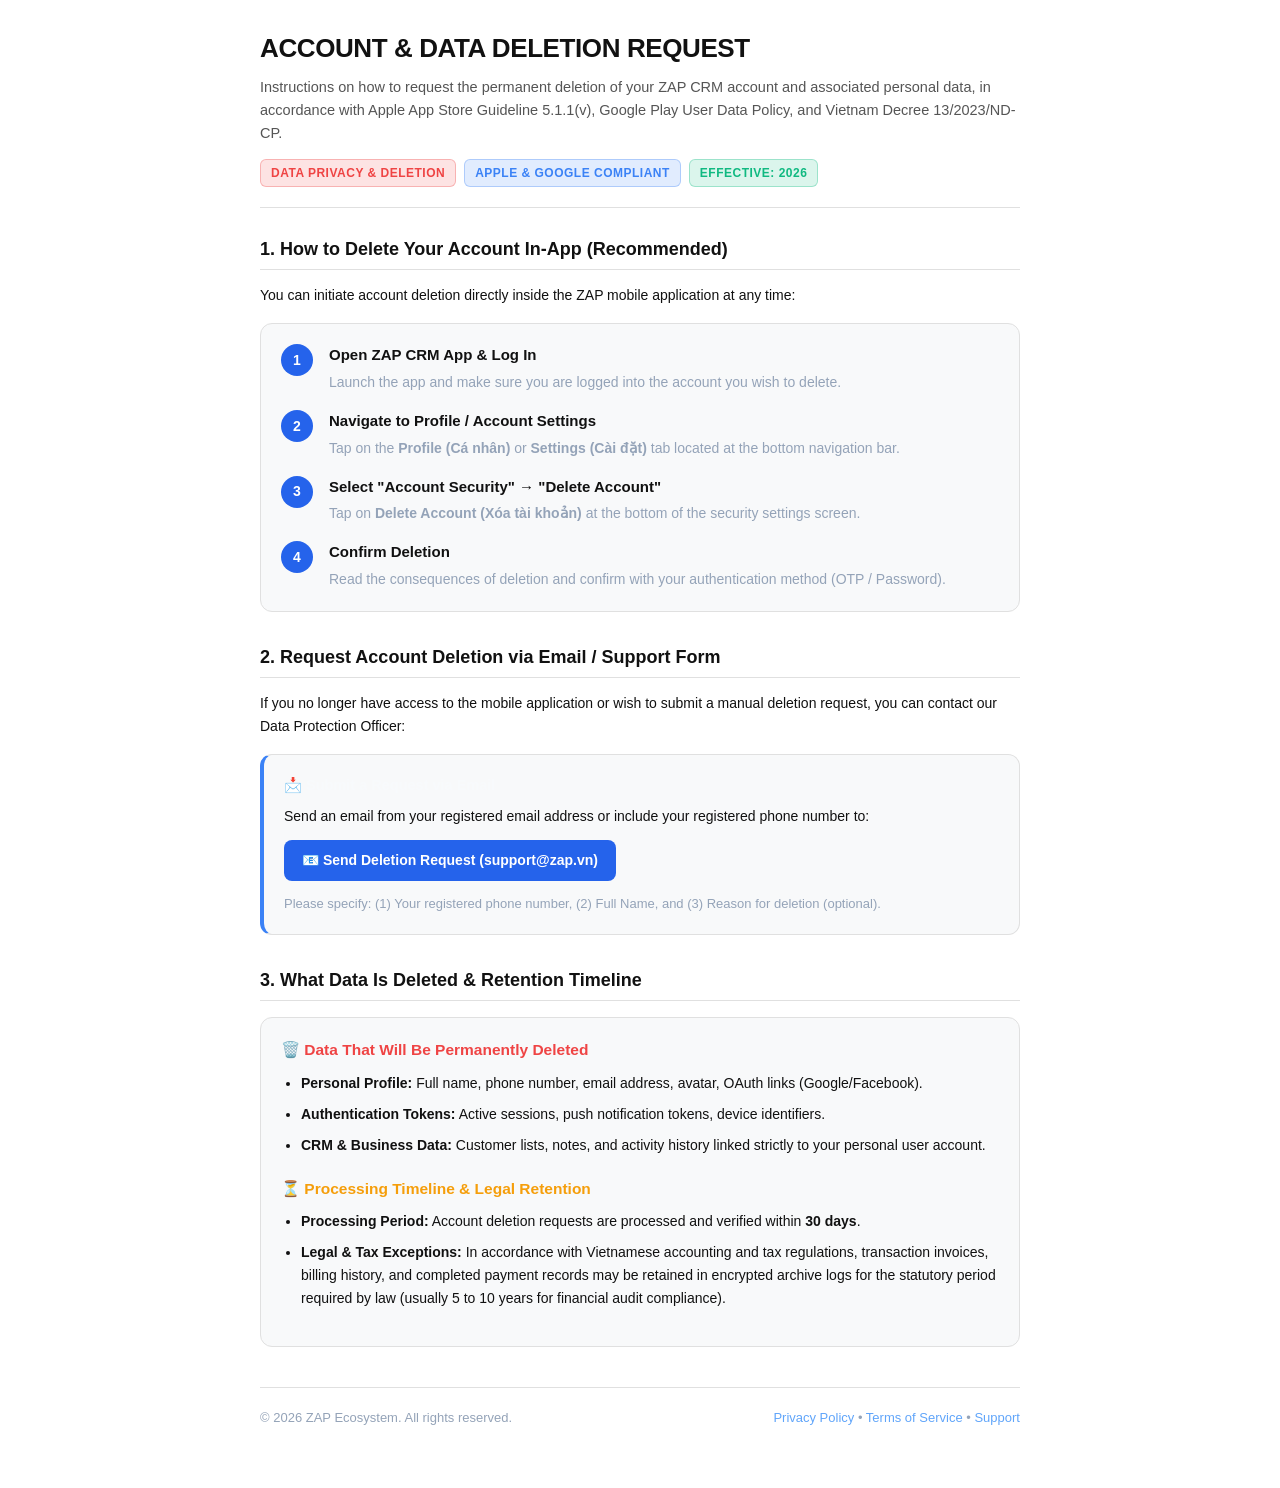
<file: delete-account.html>
<!DOCTYPE html>
<html lang="en">

<head>
  <meta charset="UTF-8">
  <meta name="viewport" content="width=device-width, initial-scale=1.0">
  <title>ZAP CRM - Account & Data Deletion Request</title>
  <meta name="description" content="Official Account and Data Deletion Procedure for ZAP CRM applications in compliance with Apple App Store & Google Play Store policies.">
  <link rel="stylesheet" href="/css/styles.css?v=1.0.3">
  <style>
    body {
      background: var(--bg-primary, #0f172a);
      color: var(--text-primary, #f8fafc);
      margin: 0;
      padding: 0;
      -webkit-font-smoothing: antialiased;
      font-family: -apple-system, BlinkMacSystemFont, "Segoe UI", Roboto, sans-serif;
    }
    .legal-container {
      max-width: 800px;
      margin: 0 auto;
      padding: 32px 20px 60px;
    }
    .legal-header {
      margin-bottom: 28px;
      border-bottom: 1px solid var(--border-color, #334155);
      padding-bottom: 20px;
    }
    .legal-title {
      font-size: 26px;
      font-weight: 800;
      color: var(--text-primary, #f8fafc);
      margin-bottom: 10px;
      line-height: 1.3;
      letter-spacing: -0.4px;
    }
    .legal-subtitle {
      font-size: 14.5px;
      color: var(--text-secondary, #94a3b8);
      line-height: 1.6;
    }
    .legal-badge-bar {
      display: flex;
      gap: 8px;
      margin-top: 14px;
      flex-wrap: wrap;
    }
    .g-badge {
      display: inline-flex;
      align-items: center;
      padding: 4px 10px;
      border-radius: 6px;
      font-size: 12px;
      font-weight: 600;
    }
    .legal-section {
      margin-bottom: 32px;
    }
    .legal-section-title {
      font-size: 18px;
      font-weight: 700;
      color: var(--text-primary, #f8fafc);
      margin-bottom: 14px;
      padding-bottom: 6px;
      border-bottom: 1px solid var(--border-color, #334155);
    }
    .legal-subsection-title {
      font-size: 15.5px;
      font-weight: 700;
      color: var(--text-primary, #f8fafc);
      margin: 20px 0 10px;
    }
    .legal-text {
      font-size: 14px;
      color: var(--text-primary, #f8fafc);
      line-height: 1.65;
      margin-bottom: 12px;
    }
    .legal-list {
      margin: 10px 0 16px 20px;
      color: var(--text-primary, #f8fafc);
      font-size: 14px;
      line-height: 1.65;
      padding-left: 0;
    }
    .legal-list li {
      margin-bottom: 8px;
    }
    .legal-card {
      background: var(--bg-secondary, #1e293b);
      border: 1px solid var(--border-color, #334155);
      border-radius: 12px;
      padding: 20px;
      margin: 16px 0;
    }
    .step-box {
      display: flex;
      gap: 16px;
      margin-bottom: 16px;
      align-items: flex-start;
    }
    .step-num {
      width: 32px;
      height: 32px;
      border-radius: 50%;
      background: #2563eb;
      color: #fff;
      font-weight: 700;
      display: flex;
      align-items: center;
      justify-content: center;
      flex-shrink: 0;
      font-size: 14px;
    }
    .step-content {
      flex: 1;
    }
    .step-title {
      font-weight: 700;
      font-size: 15px;
      margin-bottom: 4px;
      color: var(--text-primary, #f8fafc);
    }
    .nav-footer {
      margin-top: 40px;
      padding-top: 20px;
      border-top: 1px solid var(--border-color, #334155);
      font-size: 13px;
      color: #94a3b8;
      display: flex;
      justify-content: space-between;
      flex-wrap: wrap;
      gap: 10px;
    }
    .nav-footer a {
      color: #60a5fa;
      text-decoration: none;
    }
    .nav-footer a:hover {
      text-decoration: underline;
    }
  </style>
</head>

<body>
  <div class="legal-container">
    <div class="legal-header">
      <h1 class="legal-title">ACCOUNT &amp; DATA DELETION REQUEST</h1>
      <p class="legal-subtitle">
        Instructions on how to request the permanent deletion of your ZAP CRM account and associated personal data, in accordance with Apple App Store Guideline 5.1.1(v), Google Play User Data Policy, and Vietnam Decree 13/2023/ND-CP.
      </p>
      <div class="legal-badge-bar">
        <span class="g-badge" style="background: rgba(239, 68, 68, 0.15); color: #ef4444; border: 1px solid rgba(239, 68, 68, 0.3);">Data Privacy &amp; Deletion</span>
        <span class="g-badge" style="background: rgba(59, 130, 246, 0.15); color: #3b82f6; border: 1px solid rgba(59, 130, 246, 0.3);">Apple &amp; Google Compliant</span>
        <span class="g-badge" style="background: rgba(16, 185, 129, 0.15); color: #10b981; border: 1px solid rgba(16, 185, 129, 0.3);">Effective: 2026</span>
      </div>
    </div>

    <!-- PART 1: IN-APP DELETION -->
    <div class="legal-section">
      <h2 class="legal-section-title">1. How to Delete Your Account In-App (Recommended)</h2>
      <div class="legal-text">
        You can initiate account deletion directly inside the ZAP mobile application at any time:
      </div>

      <div class="legal-card">
        <div class="step-box">
          <div class="step-num">1</div>
          <div class="step-content">
            <div class="step-title">Open ZAP CRM App &amp; Log In</div>
            <div class="legal-text" style="margin: 0; color: #94a3b8;">Launch the app and make sure you are logged into the account you wish to delete.</div>
          </div>
        </div>

        <div class="step-box">
          <div class="step-num">2</div>
          <div class="step-content">
            <div class="step-title">Navigate to Profile / Account Settings</div>
            <div class="legal-text" style="margin: 0; color: #94a3b8;">Tap on the <strong>Profile (Cá nhân)</strong> or <strong>Settings (Cài đặt)</strong> tab located at the bottom navigation bar.</div>
          </div>
        </div>

        <div class="step-box">
          <div class="step-num">3</div>
          <div class="step-content">
            <div class="step-title">Select "Account Security" &rarr; "Delete Account"</div>
            <div class="legal-text" style="margin: 0; color: #94a3b8;">Tap on <strong>Delete Account (Xóa tài khoản)</strong> at the bottom of the security settings screen.</div>
          </div>
        </div>

        <div class="step-box" style="margin-bottom: 0;">
          <div class="step-num">4</div>
          <div class="step-content">
            <div class="step-title">Confirm Deletion</div>
            <div class="legal-text" style="margin: 0; color: #94a3b8;">Read the consequences of deletion and confirm with your authentication method (OTP / Password).</div>
          </div>
        </div>
      </div>
    </div>

    <!-- PART 2: WEB / EMAIL DELETION REQUEST -->
    <div class="legal-section">
      <h2 class="legal-section-title">2. Request Account Deletion via Email / Support Form</h2>
      <div class="legal-text">
        If you no longer have access to the mobile application or wish to submit a manual deletion request, you can contact our Data Protection Officer:
      </div>

      <div class="legal-card" style="border-left: 4px solid #3b82f6;">
        <div style="font-size: 14.5px; font-weight: 700; margin-bottom: 8px; color: #f8fafc;">📩 Submit a Request via Email</div>
        <div class="legal-text">
          Send an email from your registered email address or include your registered phone number to:
        </div>
        <div style="margin: 12px 0;">
          <a href="mailto:support@zap.vn?subject=Account%20Deletion%20Request%20-%20ZAP%20CRM" style="display: inline-block; background: #2563eb; color: #fff; padding: 10px 18px; border-radius: 8px; text-decoration: none; font-weight: 600; font-size: 14px;">
            📧 Send Deletion Request (support@zap.vn)
          </a>
        </div>
        <div class="legal-text" style="font-size: 13px; color: #94a3b8; margin: 0;">
          Please specify: (1) Your registered phone number, (2) Full Name, and (3) Reason for deletion (optional).
        </div>
      </div>
    </div>

    <!-- PART 3: DATA RETENTION & DELETION TIMELINE -->
    <div class="legal-section">
      <h2 class="legal-section-title">3. What Data Is Deleted &amp; Retention Timeline</h2>
      
      <div class="legal-card">
        <h3 class="legal-subsection-title" style="margin-top: 0; color: #ef4444;">🗑️ Data That Will Be Permanently Deleted</h3>
        <ul class="legal-list">
          <li><strong>Personal Profile:</strong> Full name, phone number, email address, avatar, OAuth links (Google/Facebook).</li>
          <li><strong>Authentication Tokens:</strong> Active sessions, push notification tokens, device identifiers.</li>
          <li><strong>CRM &amp; Business Data:</strong> Customer lists, notes, and activity history linked strictly to your personal user account.</li>
        </ul>

        <h3 class="legal-subsection-title" style="color: #f59e0b;">⏳ Processing Timeline &amp; Legal Retention</h3>
        <ul class="legal-list">
          <li><strong>Processing Period:</strong> Account deletion requests are processed and verified within <strong>30 days</strong>.</li>
          <li><strong>Legal &amp; Tax Exceptions:</strong> In accordance with Vietnamese accounting and tax regulations, transaction invoices, billing history, and completed payment records may be retained in encrypted archive logs for the statutory period required by law (usually 5 to 10 years for financial audit compliance).</li>
        </ul>
      </div>
    </div>

    <div class="nav-footer">
      <div>&copy; 2026 ZAP Ecosystem. All rights reserved.</div>
      <div>
        <a href="/privacy">Privacy Policy</a> &bull; 
        <a href="/terms">Terms of Service</a> &bull;
        <a href="mailto:support@zap.vn">Support</a>
      </div>
    </div>
  </div>
</body>

</html>
</file>
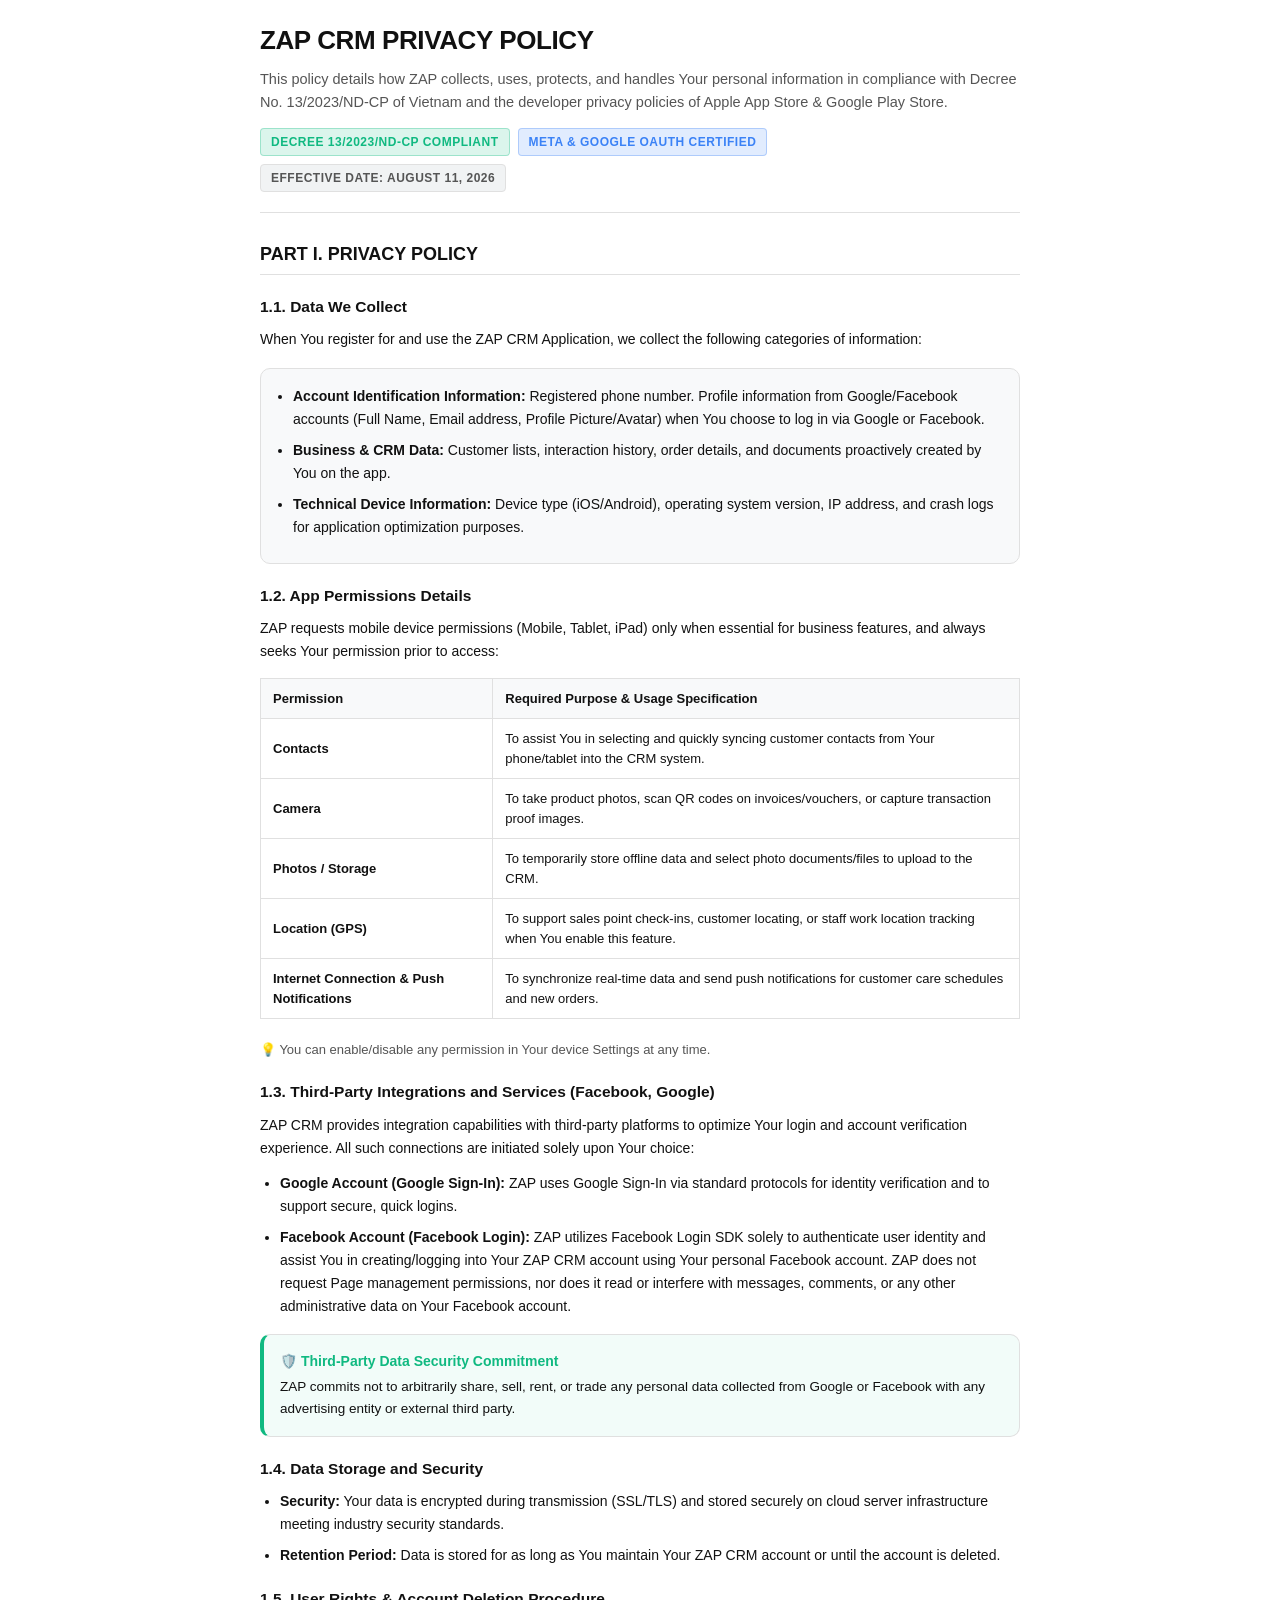
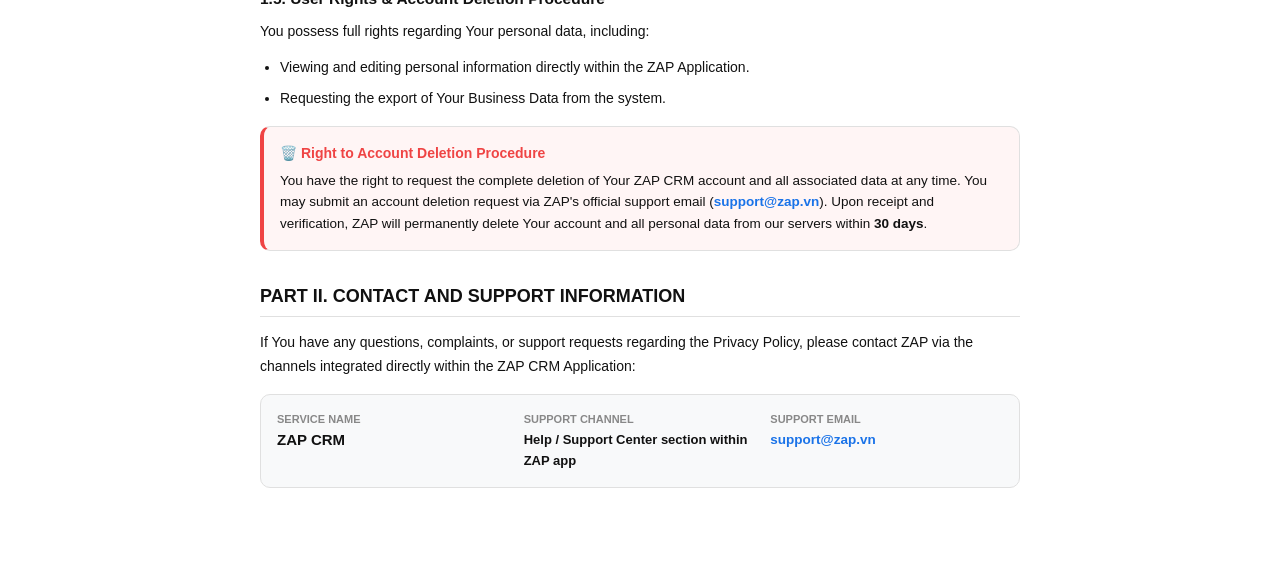
<file: privacy-policy.html>
<!DOCTYPE html>
<html lang="en">

<head>
  <meta charset="UTF-8">
  <meta name="viewport" content="width=device-width, initial-scale=1.0">
  <title>ZAP CRM Privacy Policy</title>
  <meta name="description" content="ZAP CRM Privacy Policy detailing data collection, app permissions, Facebook/Google OAuth integrations, Decree 13/2023/ND-CP compliance, and account deletion procedure.">
  <link rel="stylesheet" href="/css/styles.css?v=1.0.3">
  <style>
    body {
      background: var(--bg-primary);
      color: var(--text-primary);
      margin: 0;
      padding: 0;
      -webkit-font-smoothing: antialiased;
    }
    .legal-container {
      max-width: 800px;
      margin: 0 auto;
      padding: 24px 20px 50px;
    }
    .legal-header {
      margin-bottom: 28px;
      border-bottom: 1px solid var(--border-color);
      padding-bottom: 20px;
    }
    .legal-title {
      font-size: 26px;
      font-weight: 800;
      color: var(--text-primary);
      margin-bottom: 10px;
      line-height: 1.3;
      letter-spacing: -0.4px;
    }
    .legal-subtitle {
      font-size: 14.5px;
      color: var(--text-secondary);
      line-height: 1.6;
    }
    .legal-badge-bar {
      display: flex;
      gap: 8px;
      margin-top: 14px;
      flex-wrap: wrap;
    }
    .legal-section {
      margin-bottom: 32px;
    }
    .legal-section-title {
      font-size: 18px;
      font-weight: 700;
      color: var(--text-primary);
      margin-bottom: 14px;
      padding-bottom: 6px;
      border-bottom: 1px solid var(--border-color);
    }
    .legal-subsection-title {
      font-size: 15.5px;
      font-weight: 700;
      color: var(--text-primary);
      margin: 20px 0 10px;
    }
    .legal-text {
      font-size: 14px;
      color: var(--text-primary);
      line-height: 1.65;
      margin-bottom: 12px;
    }
    .legal-list {
      margin: 10px 0 16px 20px;
      color: var(--text-primary);
      font-size: 14px;
      line-height: 1.65;
      padding-left: 0;
    }
    .legal-list li {
      margin-bottom: 8px;
    }
    .legal-card {
      background: var(--bg-secondary);
      border: 1px solid var(--border-color);
      border-radius: 10px;
      padding: 16px;
      margin: 16px 0;
    }
    .perm-table {
      width: 100%;
      border-collapse: collapse;
      margin: 14px 0 20px;
      font-size: 13px;
    }
    .perm-table th, .perm-table td {
      padding: 10px 12px;
      border: 1px solid var(--border-color);
      text-align: left;
    }
    .perm-table th {
      background: var(--bg-secondary);
      color: var(--text-primary);
      font-weight: 700;
    }
    .perm-table td {
      color: var(--text-primary);
    }
  </style>
  <script>
    (function () {
      const savedTheme = localStorage.getItem('zap_doc_theme');
      if (savedTheme === 'dark' || (!savedTheme && window.matchMedia && window.matchMedia('(prefers-color-scheme: dark)').matches)) {
        document.documentElement.classList.add('dark-mode');
      }
    })();
  </script>
</head>

<body>
  <div class="legal-container">
    <div class="legal-header">
      <h1 class="legal-title">ZAP CRM PRIVACY POLICY</h1>
      <p class="legal-subtitle">
        This policy details how ZAP collects, uses, protects, and handles Your personal information in compliance with Decree No. 13/2023/ND-CP of Vietnam and the developer privacy policies of Apple App Store &amp; Google Play Store.
      </p>
      <div class="legal-badge-bar">
        <span class="g-badge" style="background: rgba(16, 185, 129, 0.15); color: #10b981; border: 1px solid rgba(16, 185, 129, 0.3);">Decree 13/2023/ND-CP Compliant</span>
        <span class="g-badge" style="background: rgba(59, 130, 246, 0.15); color: #3b82f6; border: 1px solid rgba(59, 130, 246, 0.3);">Meta &amp; Google OAuth Certified</span>
        <span class="g-badge" style="background: var(--bg-tertiary); color: var(--text-secondary); border: 1px solid var(--border-color);">Effective Date: August 11, 2026</span>
      </div>
    </div>

    <!-- PART I. PRIVACY POLICY -->
    <div class="legal-section">
      <h2 class="legal-section-title">PART I. PRIVACY POLICY</h2>

      <!-- 1.1. Data We Collect -->
      <h3 class="legal-subsection-title">1.1. Data We Collect</h3>
      <div class="legal-text">
        When You register for and use the ZAP CRM Application, we collect the following categories of information:
      </div>
      <div class="legal-card">
        <ul class="legal-list" style="margin: 0; padding-left: 16px;">
          <li><strong>Account Identification Information:</strong> Registered phone number. Profile information from Google/Facebook accounts (Full Name, Email address, Profile Picture/Avatar) when You choose to log in via Google or Facebook.</li>
          <li><strong>Business &amp; CRM Data:</strong> Customer lists, interaction history, order details, and documents proactively created by You on the app.</li>
          <li><strong>Technical Device Information:</strong> Device type (iOS/Android), operating system version, IP address, and crash logs for application optimization purposes.</li>
        </ul>
      </div>

      <!-- 1.2. App Permissions Details -->
      <h3 class="legal-subsection-title">1.2. App Permissions Details</h3>
      <div class="legal-text">
        ZAP requests mobile device permissions (Mobile, Tablet, iPad) only when essential for business features, and always seeks Your permission prior to access:
      </div>

      <table class="perm-table">
        <thead>
          <tr>
            <th>Permission</th>
            <th>Required Purpose &amp; Usage Specification</th>
          </tr>
        </thead>
        <tbody>
          <tr>
            <td><strong>Contacts</strong></td>
            <td>To assist You in selecting and quickly syncing customer contacts from Your phone/tablet into the CRM system.</td>
          </tr>
          <tr>
            <td><strong>Camera</strong></td>
            <td>To take product photos, scan QR codes on invoices/vouchers, or capture transaction proof images.</td>
          </tr>
          <tr>
            <td><strong>Photos / Storage</strong></td>
            <td>To temporarily store offline data and select photo documents/files to upload to the CRM.</td>
          </tr>
          <tr>
            <td><strong>Location (GPS)</strong></td>
            <td>To support sales point check-ins, customer locating, or staff work location tracking when You enable this feature.</td>
          </tr>
          <tr>
            <td><strong>Internet Connection &amp; Push Notifications</strong></td>
            <td>To synchronize real-time data and send push notifications for customer care schedules and new orders.</td>
          </tr>
        </tbody>
      </table>

      <div class="legal-text" style="font-size: 13px; color: var(--text-secondary);">
        💡 You can enable/disable any permission in Your device Settings at any time.
      </div>

      <!-- 1.3 Third-Party Integrations and Services -->
      <h3 class="legal-subsection-title">1.3. Third-Party Integrations and Services (Facebook, Google)</h3>
      <div class="legal-text">
        ZAP CRM provides integration capabilities with third-party platforms to optimize Your login and account verification experience. All such connections are initiated solely upon Your choice:
      </div>
      <ul class="legal-list">
        <li><strong>Google Account (Google Sign-In):</strong> ZAP uses Google Sign-In via standard protocols for identity verification and to support secure, quick logins.</li>
        <li><strong>Facebook Account (Facebook Login):</strong> ZAP utilizes Facebook Login SDK solely to authenticate user identity and assist You in creating/logging into Your ZAP CRM account using Your personal Facebook account. ZAP does not request Page management permissions, nor does it read or interfere with messages, comments, or any other administrative data on Your Facebook account.</li>
      </ul>

      <div class="legal-card" style="border-left: 4px solid #10b981; background: rgba(16, 185, 129, 0.05);">
        <strong style="color: #10b981; font-size: 14px; display: block; margin-bottom: 4px;">🛡️ Third-Party Data Security Commitment</strong>
        <div style="font-size: 13.5px; color: var(--text-primary); line-height: 1.6;">
          ZAP commits not to arbitrarily share, sell, rent, or trade any personal data collected from Google or Facebook with any advertising entity or external third party.
        </div>
      </div>

      <!-- 1.4. Data Storage and Security -->
      <h3 class="legal-subsection-title">1.4. Data Storage and Security</h3>
      <ul class="legal-list">
        <li><strong>Security:</strong> Your data is encrypted during transmission (SSL/TLS) and stored securely on cloud server infrastructure meeting industry security standards.</li>
        <li><strong>Retention Period:</strong> Data is stored for as long as You maintain Your ZAP CRM account or until the account is deleted.</li>
      </ul>

      <!-- 1.5. User Rights & Account Deletion Procedure -->
      <h3 class="legal-subsection-title">1.5. User Rights &amp; Account Deletion Procedure</h3>
      <div class="legal-text">
        You possess full rights regarding Your personal data, including:
      </div>
      <ul class="legal-list">
        <li>Viewing and editing personal information directly within the ZAP Application.</li>
        <li>Requesting the export of Your Business Data from the system.</li>
      </ul>

      <div class="legal-card" style="border-left: 4px solid #ef4444; background: rgba(239, 68, 68, 0.05);">
        <strong style="color: #ef4444; font-size: 14px; display: block; margin-bottom: 6px;">🗑️ Right to Account Deletion Procedure</strong>
        <div style="font-size: 13.5px; color: var(--text-primary); line-height: 1.6;">
          You have the right to request the complete deletion of Your ZAP CRM account and all associated data at any time. You may submit an account deletion request via ZAP's official support email (<a href="mailto:support@zap.vn" style="color: #1a73e8; font-weight: 700; text-decoration: none;">support@zap.vn</a>). Upon receipt and verification, ZAP will permanently delete Your account and all personal data from our servers within <strong>30 days</strong>.
        </div>
      </div>
    </div>

    <!-- PART II. CONTACT AND SUPPORT INFORMATION -->
    <div class="legal-section">
      <h2 class="legal-section-title">PART II. CONTACT AND SUPPORT INFORMATION</h2>
      <div class="legal-text">
        If You have any questions, complaints, or support requests regarding the Privacy Policy, please contact ZAP via the channels integrated directly within the ZAP CRM Application:
      </div>

      <div class="legal-card" style="display: grid; grid-template-columns: repeat(auto-fit, minmax(200px, 1fr)); gap: 14px;">
        <div>
          <div style="font-size: 11px; color: var(--text-muted); text-transform: uppercase; font-weight: 700; margin-bottom: 2px;">Service Name</div>
          <strong style="font-size: 15px; color: var(--text-primary);">ZAP CRM</strong>
        </div>
        <div>
          <div style="font-size: 11px; color: var(--text-muted); text-transform: uppercase; font-weight: 700; margin-bottom: 2px;">Support Channel</div>
          <span style="font-size: 13px; color: var(--text-primary); font-weight: 600;">Help / Support Center section within ZAP app</span>
        </div>
        <div>
          <div style="font-size: 11px; color: var(--text-muted); text-transform: uppercase; font-weight: 700; margin-bottom: 2px;">Support Email</div>
          <a href="mailto:support@zap.vn" style="font-size: 13.5px; color: #1a73e8; font-weight: 700; text-decoration: none;">support@zap.vn</a>
        </div>
      </div>
    </div>
  </div>
</body>

</html>
</file>
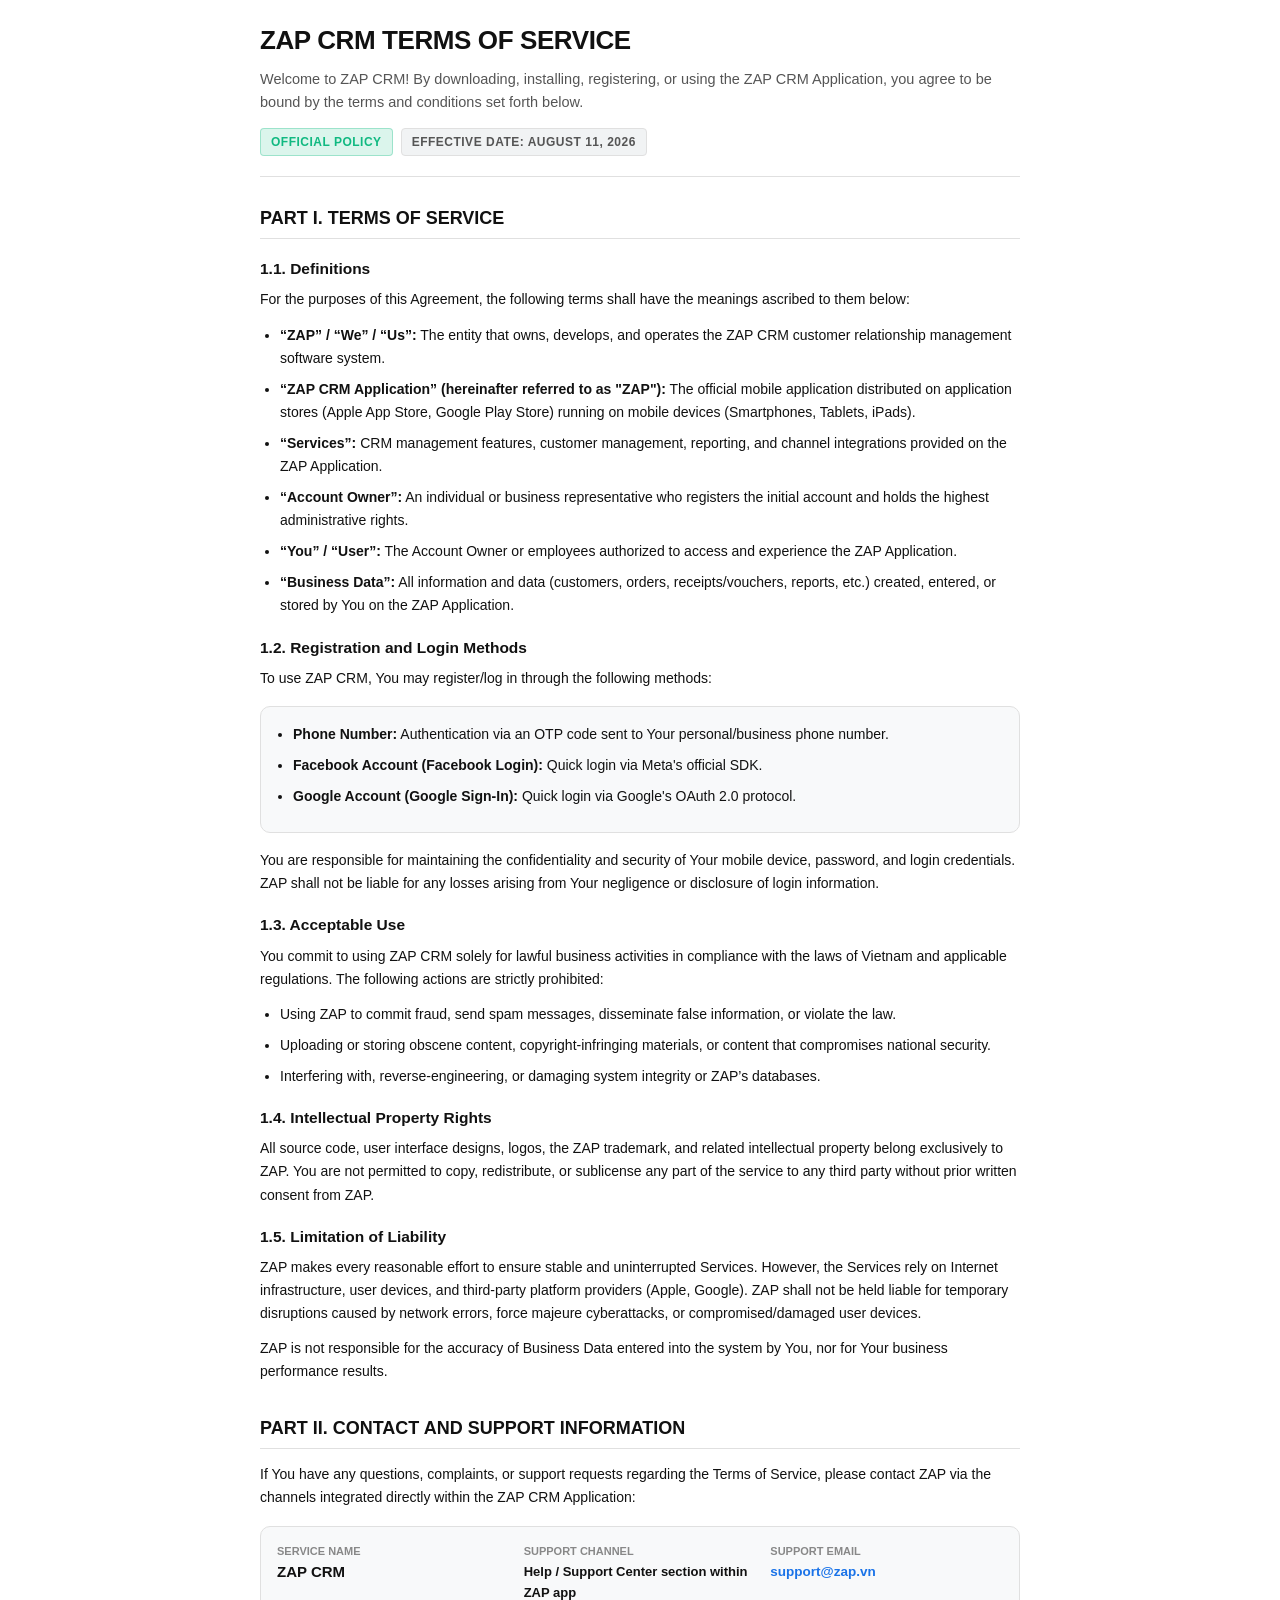
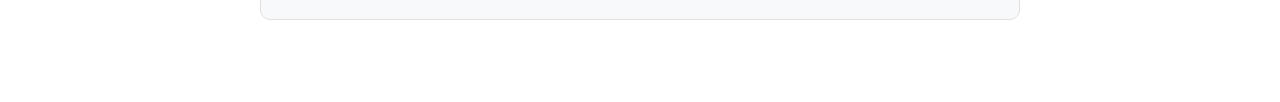
<file: terms-and-conditions.html>
<!DOCTYPE html>
<html lang="en">

<head>
  <meta charset="UTF-8">
  <meta name="viewport" content="width=device-width, initial-scale=1.0">
  <title>ZAP CRM Terms of Service</title>
  <meta name="description" content="ZAP CRM Terms of Service governing acceptable use, accounts, intellectual property, limitation of liability, and contact details.">
  <link rel="stylesheet" href="/css/styles.css?v=1.0.3">
  <style>
    body {
      background: var(--bg-primary);
      color: var(--text-primary);
      margin: 0;
      padding: 0;
      -webkit-font-smoothing: antialiased;
    }
    .legal-container {
      max-width: 800px;
      margin: 0 auto;
      padding: 24px 20px 50px;
    }
    .legal-header {
      margin-bottom: 28px;
      border-bottom: 1px solid var(--border-color);
      padding-bottom: 20px;
    }
    .legal-title {
      font-size: 26px;
      font-weight: 800;
      color: var(--text-primary);
      margin-bottom: 10px;
      line-height: 1.3;
      letter-spacing: -0.4px;
    }
    .legal-subtitle {
      font-size: 14.5px;
      color: var(--text-secondary);
      line-height: 1.6;
    }
    .legal-badge-bar {
      display: flex;
      gap: 8px;
      margin-top: 14px;
      flex-wrap: wrap;
    }
    .legal-section {
      margin-bottom: 32px;
    }
    .legal-section-title {
      font-size: 18px;
      font-weight: 700;
      color: var(--text-primary);
      margin-bottom: 14px;
      padding-bottom: 6px;
      border-bottom: 1px solid var(--border-color);
    }
    .legal-subsection-title {
      font-size: 15.5px;
      font-weight: 700;
      color: var(--text-primary);
      margin: 18px 0 8px;
    }
    .legal-text {
      font-size: 14px;
      color: var(--text-primary);
      line-height: 1.65;
      margin-bottom: 12px;
    }
    .legal-list {
      margin: 10px 0 16px 20px;
      color: var(--text-primary);
      font-size: 14px;
      line-height: 1.65;
      padding-left: 0;
    }
    .legal-list li {
      margin-bottom: 8px;
    }
    .legal-card {
      background: var(--bg-secondary);
      border: 1px solid var(--border-color);
      border-radius: 10px;
      padding: 16px;
      margin: 16px 0;
    }
  </style>
  <script>
    (function () {
      const savedTheme = localStorage.getItem('zap_doc_theme');
      if (savedTheme === 'dark' || (!savedTheme && window.matchMedia && window.matchMedia('(prefers-color-scheme: dark)').matches)) {
        document.documentElement.classList.add('dark-mode');
      }
    })();
  </script>
</head>

<body>
  <div class="legal-container">
    <div class="legal-header">
      <h1 class="legal-title">ZAP CRM TERMS OF SERVICE</h1>
      <p class="legal-subtitle">
        Welcome to ZAP CRM! By downloading, installing, registering, or using the ZAP CRM Application, you agree to be bound by the terms and conditions set forth below.
      </p>
      <div class="legal-badge-bar">
        <span class="g-badge" style="background: rgba(16, 185, 129, 0.15); color: #10b981; border: 1px solid rgba(16, 185, 129, 0.3);">Official Policy</span>
        <span class="g-badge" style="background: var(--bg-tertiary); color: var(--text-secondary); border: 1px solid var(--border-color);">Effective Date: August 11, 2026</span>
      </div>
    </div>

    <!-- PART I. TERMS OF SERVICE -->
    <div class="legal-section">
      <h2 class="legal-section-title">PART I. TERMS OF SERVICE</h2>

      <!-- 1.1 Definitions -->
      <h3 class="legal-subsection-title">1.1. Definitions</h3>
      <div class="legal-text">
        For the purposes of this Agreement, the following terms shall have the meanings ascribed to them below:
      </div>
      <ul class="legal-list">
        <li><strong>“ZAP” / “We” / “Us”:</strong> The entity that owns, develops, and operates the ZAP CRM customer relationship management software system.</li>
        <li><strong>“ZAP CRM Application” (hereinafter referred to as "ZAP"):</strong> The official mobile application distributed on application stores (Apple App Store, Google Play Store) running on mobile devices (Smartphones, Tablets, iPads).</li>
        <li><strong>“Services”:</strong> CRM management features, customer management, reporting, and channel integrations provided on the ZAP Application.</li>
        <li><strong>“Account Owner”:</strong> An individual or business representative who registers the initial account and holds the highest administrative rights.</li>
        <li><strong>“You” / “User”:</strong> The Account Owner or employees authorized to access and experience the ZAP Application.</li>
        <li><strong>“Business Data”:</strong> All information and data (customers, orders, receipts/vouchers, reports, etc.) created, entered, or stored by You on the ZAP Application.</li>
      </ul>

      <!-- 1.2 Registration and Login Methods -->
      <h3 class="legal-subsection-title">1.2. Registration and Login Methods</h3>
      <div class="legal-text">
        To use ZAP CRM, You may register/log in through the following methods:
      </div>
      <div class="legal-card">
        <ul class="legal-list" style="margin: 0; padding-left: 16px;">
          <li><strong>Phone Number:</strong> Authentication via an OTP code sent to Your personal/business phone number.</li>
          <li><strong>Facebook Account (Facebook Login):</strong> Quick login via Meta's official SDK.</li>
          <li><strong>Google Account (Google Sign-In):</strong> Quick login via Google's OAuth 2.0 protocol.</li>
        </ul>
      </div>
      <div class="legal-text">
        You are responsible for maintaining the confidentiality and security of Your mobile device, password, and login credentials. ZAP shall not be liable for any losses arising from Your negligence or disclosure of login information.
      </div>

      <!-- 1.3 Acceptable Use -->
      <h3 class="legal-subsection-title">1.3. Acceptable Use</h3>
      <div class="legal-text">
        You commit to using ZAP CRM solely for lawful business activities in compliance with the laws of Vietnam and applicable regulations. The following actions are strictly prohibited:
      </div>
      <ul class="legal-list">
        <li>Using ZAP to commit fraud, send spam messages, disseminate false information, or violate the law.</li>
        <li>Uploading or storing obscene content, copyright-infringing materials, or content that compromises national security.</li>
        <li>Interfering with, reverse-engineering, or damaging system integrity or ZAP’s databases.</li>
      </ul>

      <!-- 1.4 Intellectual Property Rights -->
      <h3 class="legal-subsection-title">1.4. Intellectual Property Rights</h3>
      <div class="legal-text">
        All source code, user interface designs, logos, the ZAP trademark, and related intellectual property belong exclusively to ZAP. You are not permitted to copy, redistribute, or sublicense any part of the service to any third party without prior written consent from ZAP.
      </div>

      <!-- 1.5 Limitation of Liability -->
      <h3 class="legal-subsection-title">1.5. Limitation of Liability</h3>
      <div class="legal-text">
        ZAP makes every reasonable effort to ensure stable and uninterrupted Services. However, the Services rely on Internet infrastructure, user devices, and third-party platform providers (Apple, Google). ZAP shall not be held liable for temporary disruptions caused by network errors, force majeure cyberattacks, or compromised/damaged user devices.
      </div>
      <div class="legal-text">
        ZAP is not responsible for the accuracy of Business Data entered into the system by You, nor for Your business performance results.
      </div>
    </div>

    <!-- PART II. CONTACT AND SUPPORT INFORMATION -->
    <div class="legal-section">
      <h2 class="legal-section-title">PART II. CONTACT AND SUPPORT INFORMATION</h2>
      <div class="legal-text">
        If You have any questions, complaints, or support requests regarding the Terms of Service, please contact ZAP via the channels integrated directly within the ZAP CRM Application:
      </div>

      <div class="legal-card" style="display: grid; grid-template-columns: repeat(auto-fit, minmax(200px, 1fr)); gap: 14px;">
        <div>
          <div style="font-size: 11px; color: var(--text-muted); text-transform: uppercase; font-weight: 700; margin-bottom: 2px;">Service Name</div>
          <strong style="font-size: 15px; color: var(--text-primary);">ZAP CRM</strong>
        </div>
        <div>
          <div style="font-size: 11px; color: var(--text-muted); text-transform: uppercase; font-weight: 700; margin-bottom: 2px;">Support Channel</div>
          <span style="font-size: 13px; color: var(--text-primary); font-weight: 600;">Help / Support Center section within ZAP app</span>
        </div>
        <div>
          <div style="font-size: 11px; color: var(--text-muted); text-transform: uppercase; font-weight: 700; margin-bottom: 2px;">Support Email</div>
          <a href="mailto:support@zap.vn" style="font-size: 13.5px; color: #1a73e8; font-weight: 700; text-decoration: none;">support@zap.vn</a>
        </div>
      </div>
    </div>
  </div>
</body>

</html>
</file>
<file: css/styles.css>
:root {
  color-scheme: light dark;
  --font-family: -apple-system, BlinkMacSystemFont, "Segoe UI", Roboto, Oxygen, Ubuntu, Cantarell, "Google Sans", sans-serif;

  /* Minimalist Monochrome Light Theme */
  --bg-primary: #ffffff;
  --bg-secondary: #f8f9fa;
  --bg-tertiary: #f1f3f4;
  --border-color: #e0e0e0;

  --text-primary: #111111;
  --text-secondary: #555555;
  --text-muted: #888888;

  /* Pure Black Accent for Light Mode */
  --accent-color: #111111;
  --accent-bg: #111111;
  --accent-text: #ffffff;
  --accent-hover: #333333;
  --accent-light: #f1f3f4;
  --svg-banner-bg: #111111;
  --svg-banner-text: #ffffff;

  /* OpenAPI Standard Method Badge Tokens (Clean Subtle Monochrome Tones) */
  --method-get-bg: #e6f4ea;
  --method-get-text: #137333;
  --method-post-bg: #e8f0fe;
  --method-post-text: #1a73e8;
  --method-put-bg: #fef7e0;
  --method-put-text: #b06000;
  --method-delete-bg: #fce8e6;
  --method-delete-text: #c5221f;

  --sidebar-width: 280px;
  --header-height: 64px;
}

/* Minimalist Monochrome Dark Theme */
body.dark-mode {
  color-scheme: dark;
  --bg-primary: #121212;
  --bg-secondary: #1e1e1e;
  --bg-tertiary: #2a2a2a;
  --border-color: #333333;

  --text-primary: #ffffff;
  --text-secondary: #aaaaaa;
  --text-muted: #777777;

  /* Pure White Accent for Dark Mode */
  --accent-color: #e5e7eb;
  --accent-bg: #374151;
  --accent-text: #f9fafb;
  --accent-hover: #dddddd;
  --accent-light: #2a2a2a;
  --svg-banner-bg: #374151;
  --svg-banner-text: #ffffff;

  --method-get-bg: rgba(52, 168, 83, 0.2);
  --method-get-text: #81c995;
  --method-post-bg: rgba(26, 115, 232, 0.2);
  --method-post-text: #8ab4f8;
  --method-put-bg: rgba(251, 188, 4, 0.2);
  --method-put-text: #fde293;
  --method-delete-bg: rgba(234, 67, 53, 0.2);
  --method-delete-text: #f28b82;
}

/* Reset & Base Styles */
.g-doc-section {
  display: none;
}
.g-doc-section.active-section {
  display: block;
}
* {
  box-sizing: border-box;
  margin: 0;
  padding: 0;
}

html, body {
  -webkit-text-size-adjust: none;
  text-size-adjust: none;
}

body {
  font-family: var(--font-family);
  background-color: var(--bg-primary);
  color: var(--text-primary);
  line-height: 1.5;
  font-size: 14px;
  -webkit-font-smoothing: antialiased;
  transition: background-color 0.2s ease, color 0.2s ease;
}

/* Header Navbar */
.g-header {
  position: fixed;
  top: 0;
  left: 0;
  right: 0;
  height: var(--header-height);
  background-color: var(--bg-primary);
  border-bottom: 1px solid var(--border-color);
  display: flex;
  align-items: center;
  justify-content: space-between;
  padding: 0 24px;
  z-index: 1000;
}

.g-brand {
  display: flex;
  align-items: center;
  gap: 12px;
  text-decoration: none;
}

.g-logo-img {
  height: 28px !important;
  width: auto !important;
  max-width: 120px !important;
  object-fit: contain;
  display: block;
}

.g-title {
  font-size: 20px;
  font-weight: 700;
  color: var(--text-primary);
  letter-spacing: -0.4px;
}

.g-search-container {
  position: relative;
  width: 420px;
}

.g-search-input {
  width: 100%;
  padding: 10px 16px 10px 40px;
  border-radius: 8px;
  border: 1px solid var(--border-color);
  background-color: var(--bg-secondary);
  color: var(--text-primary);
  font-size: 14px;
  outline: none;
  transition: all 0.2s ease;
}

.g-search-input:focus {
  border-color: var(--accent-color);
  background-color: var(--bg-primary);
}

.g-search-icon {
  position: absolute;
  left: 14px;
  top: 50%;
  transform: translateY(-50%);
  color: var(--text-secondary);
  pointer-events: none;
}

.header-right {
  display: flex;
  align-items: center;
  gap: 16px;
}

.g-stats-badge {
  font-size: 13px;
  color: var(--text-secondary);
}

.theme-toggle-btn {
  background: transparent;
  border: 1px solid var(--border-color);
  border-radius: 50%;
  width: 36px;
  height: 36px;
  display: flex;
  align-items: center;
  justify-content: center;
  cursor: pointer;
  color: var(--text-secondary);
  transition: all 0.2s ease;
}

.theme-toggle-btn:hover {
  background-color: var(--bg-secondary);
  color: var(--text-primary);
}

/* Layout Wrapper - Matching index.html class="g-layout" */
.g-layout {
  display: flex;
  margin-top: var(--header-height);
  min-height: calc(100vh - var(--header-height));
}

/* Left Sidebar Drawer - Matching index.html class="g-sidebar" */
.g-sidebar {
  width: var(--sidebar-width);
  background-color: var(--bg-primary);
  border-right: 1px solid var(--border-color);
  position: fixed;
  top: var(--header-height);
  bottom: 0;
  left: 0;
  overflow-y: auto;
  overflow-x: hidden;
  padding: 16px 12px;
  scrollbar-width: thin;
  scrollbar-color: rgba(128, 128, 128, 0.4) transparent;
}

/* Remove default Windows scrollbar arrow buttons completely */
::-webkit-scrollbar-button,
.g-sidebar::-webkit-scrollbar-button {
  display: none !important;
  width: 0 !important;
  height: 0 !important;
}

/* Slim Sleek Scrollbar for Sidebar (Cross-platform Windows & Mac) */
.g-sidebar::-webkit-scrollbar {
  width: 5px !important;
  height: 5px !important;
}

.g-sidebar::-webkit-scrollbar-track {
  background: transparent !important;
}

.g-sidebar::-webkit-scrollbar-thumb {
  background: rgba(128, 128, 128, 0.3) !important;
  border-radius: 99px !important;
  transition: background-color 0.2s ease;
}

.g-sidebar:hover::-webkit-scrollbar-thumb {
  background: rgba(128, 128, 128, 0.6) !important;
}

.g-sidebar::-webkit-scrollbar-thumb:hover {
  background: rgba(128, 128, 128, 0.8) !important;
}

/* Global Subtle Scrollbars for Windows & Chrome */
::-webkit-scrollbar {
  width: 6px !important;
  height: 6px !important;
}

::-webkit-scrollbar-track {
  background: transparent !important;
}

::-webkit-scrollbar-thumb {
  background: rgba(128, 128, 128, 0.3) !important;
  border-radius: 99px !important;
}

::-webkit-scrollbar-thumb:hover {
  background: rgba(128, 128, 128, 0.6) !important;
}

* {
  scrollbar-width: thin;
  scrollbar-color: rgba(128, 128, 128, 0.4) transparent;
}

.g-nav-section {
  margin-bottom: 24px;
}

.g-nav-title {
  font-size: 11px;
  font-weight: 700;
  text-transform: uppercase;
  letter-spacing: 0.8px;
  color: var(--text-muted);
  padding: 12px 16px 6px;
}

.g-nav-item {
  display: flex;
  align-items: center;
  gap: 12px;
  padding: 10px 16px;
  border-radius: 8px;
  color: var(--text-secondary);
  text-decoration: none;
  font-weight: 500;
  cursor: pointer;
  transition: all 0.15s ease;
  margin-bottom: 2px;
}

.g-nav-item:hover {
  background-color: var(--bg-secondary);
  color: var(--text-primary);
}

.g-nav-item.active {
  background-color: var(--accent-light);
  color: var(--text-primary);
  font-weight: 600;
}

.g-nav-item .nav-svg {
  stroke: var(--text-secondary);
  flex-shrink: 0;
}

.g-nav-item.active .nav-svg {
  stroke: var(--text-primary);
}

/* Main Content Area - Centered in main viewport area to the right of fixed sidebar */
.g-content {
  margin-left: calc(var(--sidebar-width) + max(0px, (100vw - var(--sidebar-width) - 1400px) / 2));
  flex: 1;
  padding: 32px 48px;
  max-width: 1400px;
  width: 100%;
}

/* Page Header & Breadcrumbs */
.g-breadcrumb {
  display: flex;
  align-items: center;
  gap: 8px;
  font-size: 13px;
  color: var(--text-secondary);
  margin-bottom: 8px;
}

.g-breadcrumb-item {
  color: var(--text-secondary);
  text-decoration: none;
}

.g-breadcrumb-item.active {
  color: var(--text-primary);
  font-weight: 600;
}

.g-page-title {
  font-size: 28px;
  font-weight: 600;
  color: var(--text-primary);
  margin-bottom: 8px;
  letter-spacing: -0.5px;
}

.g-page-subtitle {
  font-size: 15px;
  color: var(--text-secondary);
  margin-bottom: 32px;
}

/* Category Filter Chips */
.g-filter-bar {
  display: flex;
  gap: 8px;
  margin-bottom: 24px;
  flex-wrap: wrap;
}

.g-chip {
  padding: 6px 16px;
  border-radius: 16px;
  border: 1px solid var(--border-color);
  background-color: var(--bg-primary);
  color: var(--text-secondary);
  font-size: 13px;
  font-weight: 500;
  cursor: pointer;
  transition: all 0.2s ease;
}

.g-chip:hover {
  border-color: var(--text-primary);
  color: var(--text-primary);
}

.g-chip.active {
  background-color: var(--text-primary);
  color: var(--bg-primary);
  border-color: var(--text-primary);
}

/* API Endpoint Cards */
.g-api-card {
  border: 1px solid var(--border-color);
  border-radius: 8px;
  margin-bottom: 12px;
  background-color: var(--bg-primary);
  overflow: hidden;
  transition: border-color 0.2s ease, box-shadow 0.2s ease;
}

.g-api-card:hover {
  border-color: var(--text-secondary);
}

.g-api-header {
  display: flex;
  align-items: center;
  justify-content: space-between;
  padding: 14px 20px;
  cursor: pointer;
  user-select: none;
}

.g-api-main {
  display: flex;
  align-items: center;
  gap: 16px;
}

/* Standard Method Badges */
.g-badge {
  padding: 4px 10px;
  border-radius: 4px;
  font-size: 12px;
  font-weight: 700;
  letter-spacing: 0.5px;
  text-transform: uppercase;
  white-space: nowrap !important;
  word-break: normal !important;
  display: inline-block !important;
}

.g-get {
  background-color: var(--method-get-bg);
  color: var(--method-get-text);
}

.g-post {
  background-color: var(--method-post-bg);
  color: var(--method-post-text);
}

.g-put {
  background-color: var(--method-put-bg);
  color: var(--method-put-text);
}

.g-delete {
  background-color: var(--method-delete-bg);
  color: var(--method-delete-text);
}

.g-api-path {
  font-family: SFMono-Regular, Consolas, "Liberation Mono", Menlo, monospace;
  font-size: 14px;
  font-weight: 600;
  color: var(--text-primary);
}

.g-api-summary {
  font-size: 13px;
  color: var(--text-secondary);
}

.g-api-details {
  border-top: 1px solid var(--border-color);
  padding: 20px;
  background-color: var(--bg-secondary);
  display: none;
}

.g-api-card.expanded .g-api-details {
  display: block;
}

/* Tables for Parameters & Schemas */
.g-table {
  width: 100%;
  border-collapse: collapse;
  margin-top: 12px;
  font-size: 13px;
}

.g-table th,
.g-table td {
  padding: 10px 14px;
  text-align: left;
  border-bottom: 1px solid var(--border-color);
}

.g-table th {
  background-color: var(--bg-tertiary);
  font-weight: 600;
  color: var(--text-secondary);
}

.g-table td:first-child {
  min-width: 180px;
}

.g-table td:first-child,
.g-table td:nth-child(2) {
  white-space: normal;
  word-break: normal;
}

.g-table td code {
  white-space: nowrap;
}

/* Code Blocks — Prism.js dark theme (tomorrow night) is applied via CDN */
.g-code-block {
  position: relative;
  border-radius: 10px;
  font-size: 13px;
  margin-top: 8px;
  overflow: hidden;
  border: 1px solid #2d2d2d;
}

/* Override Prism's default <pre> margin/radius to match our block */
.g-code-block pre[class*="language-"],
.g-code-block pre {
  margin: 0 !important;
  border-radius: 0 !important;
  font-family: "Roboto Mono", SFMono-Regular, Consolas, "Liberation Mono", Menlo, monospace !important;
  font-size: 13px !important;
  line-height: 1.65 !important;
  padding: 20px !important;
  background: #1e1e1e !important;
  color: #cdd6f4 !important;
  overflow-x: auto;
  max-height: 600px;
}

/* Scrollbar inside code block */
.g-code-block pre::-webkit-scrollbar {
  height: 5px;
}

.g-code-block pre::-webkit-scrollbar-track {
  background: transparent;
}

.g-code-block pre::-webkit-scrollbar-thumb {
  background: #444;
  border-radius: 3px;
}

/* Top language tag strip */
.g-code-block::before {
  content: attr(data-lang);
  display: block;
  background: #2d2d2d;
  color: #888;
  font-size: 11px;
  font-weight: 700;
  font-family: "Roboto Mono", monospace;
  letter-spacing: 0.6px;
  padding: 5px 16px;
  text-transform: uppercase;
}

/* ── Copy Button — polished, icon-only, appears on hover ── */
.g-copy-btn {
  position: absolute;
  top: 10px;
  right: 10px;
  display: inline-flex;
  align-items: center;
  justify-content: center;
  gap: 5px;
  width: 32px;
  height: 32px;
  padding: 0;
  background: rgba(255, 255, 255, 0.06);
  color: #666;
  border: 1px solid rgba(255, 255, 255, 0.10);
  border-radius: 8px;
  font-size: 11px;
  font-weight: 600;
  font-family: var(--font-family);
  cursor: pointer;
  z-index: 10;
  /* hidden by default, reveals on parent hover */
  opacity: 0;
  transform: scale(0.85);
  transition: opacity 0.18s ease, transform 0.18s ease,
    background 0.18s ease, border-color 0.18s ease, color 0.18s ease;
}

/* Reveal on .g-code-block hover */
.g-code-block:hover .g-copy-btn {
  opacity: 1;
  transform: scale(1);
}

.g-copy-btn:hover {
  background: rgba(255, 255, 255, 0.16);
  border-color: rgba(255, 255, 255, 0.28);
  color: #e0e0e0;
  transform: scale(1.08);
}

.g-copy-btn:active {
  transform: scale(0.96);
}

.g-copy-btn svg {
  flex-shrink: 0;
  display: block;
}

/* Tooltip on hover */
.g-copy-btn::after {
  content: 'Copy';
  position: absolute;
  bottom: calc(100% + 6px);
  right: 0;
  background: #111;
  color: #fff;
  font-size: 11px;
  font-weight: 500;
  padding: 3px 8px;
  border-radius: 5px;
  white-space: nowrap;
  pointer-events: none;
  opacity: 0;
  transform: translateY(4px);
  transition: opacity 0.15s ease, transform 0.15s ease;
  box-shadow: 0 2px 8px rgba(0, 0, 0, 0.3);
}

.g-copy-btn:hover::after {
  opacity: 1;
  transform: translateY(0);
}

/* When "Copied!" — hide tooltip override */
.g-copy-btn.copied::after {
  content: 'Copied!';
  background: #1a3a1a;
  color: #4ade80;
}

.g-copy-btn.copied {
  border-color: rgba(74, 222, 128, 0.4);
  color: #4ade80;
  background: rgba(74, 222, 128, 0.08);
  opacity: 1 !important;
  transform: scale(1) !important;
}

/* Legacy .g-btn-copy kept for backward compat */
.g-btn-copy {
  background: var(--bg-primary);
  border: 1px solid var(--border-color);
  color: var(--text-primary);
  padding: 6px 12px;
  border-radius: 6px;
  font-size: 12px;
  font-weight: 600;
  cursor: pointer;
  transition: all 0.2s ease;
}

.g-btn-copy:hover {
  background-color: var(--bg-secondary);
  border-color: var(--text-primary);
}

/* Static Non-Draggable SVG Diagram Wrapper */
.g-diagram-wrapper {
  position: relative;
  background: var(--bg-secondary);
  border: 1px solid var(--border-color);
  border-radius: 12px;
  padding: 16px;
  width: 100%;
  overflow-x: auto;
  -webkit-overflow-scrolling: touch;
  cursor: default;
  user-select: none;
}

/* Ensure SVG diagram text stays crisp and readable on mobile screens */
#diagram-svg {
  width: 100%;
  height: auto;
  display: block;
}

@media (max-width: 900px) {
  .g-mobile-touch-hint {
    display: flex !important;
  }

  #diagram-svg {
    min-width: 850px;
    /* Prevents SVG text from becoming tiny micro-text on mobile */
  }

  .g-diagram-wrapper {
    padding: 12px;
    border-radius: 10px;
  }
}

/* Floating Bottom-Right Zoom Toolbar Widget */
.g-zoom-toolbar {
  position: absolute;
  bottom: 16px;
  right: 16px;
  display: flex;
  align-items: center;
  gap: 4px;
  background-color: var(--bg-primary);
  border: 1px solid var(--border-color);
  border-radius: 24px;
  padding: 4px;
  box-shadow: 0 4px 12px rgba(0, 0, 0, 0.12);
  z-index: 100;
}

.g-zoom-btn {
  width: 32px;
  height: 32px;
  border-radius: 50%;
  background: transparent;
  border: none;
  color: var(--text-primary);
  display: flex;
  align-items: center;
  justify-content: center;
  cursor: pointer;
  font-size: 14px;
  font-weight: bold;
  transition: background-color 0.15s ease, transform 0.15s ease;
}

.g-zoom-btn:hover {
  background-color: var(--bg-tertiary);
  transform: scale(1.1);
}

.g-zoom-level {
  font-size: 11px;
  font-weight: 600;
  color: var(--text-secondary);
  padding: 0 6px;
  min-width: 42px;
  text-anchor: middle;
  text-align: center;
}

/* ══════════════════════════════════════════════════════════════════ */
/* Mobile Hamburger Button & Overlay Backdrop                         */
/* ══════════════════════════════════════════════════════════════════ */
.g-hamburger-btn {
  display: none;
  background: transparent;
  border: 1px solid var(--border-color);
  border-radius: 6px;
  width: 36px;
  height: 36px;
  align-items: center;
  justify-content: center;
  cursor: pointer;
  color: var(--text-primary);
  flex-shrink: 0;
}

.g-sidebar-overlay {
  position: fixed;
  top: 0;
  left: 0;
  right: 0;
  bottom: 0;
  background: rgba(0, 0, 0, 0.5);
  backdrop-filter: blur(2px);
  z-index: 1040;
  opacity: 0;
  pointer-events: none;
  transition: opacity 0.25s ease;
}

body.sidebar-open .g-sidebar-overlay {
  opacity: 1;
  pointer-events: auto;
}

/* ══════════════════════════════════════════════════════════════════ */
/* Responsive Mobile & Tablet Layout (@media Queries)                 */
/* ══════════════════════════════════════════════════════════════════ */

@media (max-width: 900px) {
  .g-hamburger-btn {
    display: flex;
  }

  .g-header {
    padding: 0 14px;
    gap: 10px;
  }

  .g-brand .g-title {
    font-size: 14px;
  }

  .g-search-container {
    flex: 1;
    width: auto;
    max-width: 280px;
  }

  .g-search-input {
    font-size: 12.5px;
    padding: 8px 12px 8px 34px;
  }

  .g-search-icon {
    left: 10px;
    width: 15px;
    height: 15px;
  }

  /* Slide-out Sidebar Drawer for Mobile */
  .g-sidebar {
    left: -300px;
    width: 280px;
    z-index: 1050;
    box-shadow: 4px 0 20px rgba(0, 0, 0, 0.2);
    transition: left 0.3s cubic-bezier(0.4, 0, 0.2, 1);
  }

  body.sidebar-open .g-sidebar {
    left: 0;
  }

  /* Main Content Adjustments */
  .g-content {
    margin-left: 0;
    padding: 20px 16px;
    max-width: 100%;
  }

  /* Stack Grid Columns to Single Column on Mobile with Generous Spacing */
  div[style*="grid-template-columns"] {
    grid-template-columns: 1fr !important;
    gap: 14px !important;
  }

  /* Prevent Flex Elements from Squeezing or Touching Together on Mobile */
  div[style*="display: flex"],
  div[style*="display:flex"] {
    flex-wrap: wrap !important;
    gap: 8px !important;
  }

  /* Responsive Table Touch Scroll with Ample Column Widths */
  .g-table {
    display: table !important;
    width: 100% !important;
    min-width: 720px !important;
    table-layout: auto !important;
    font-size: 11.5px !important;
    -webkit-text-size-adjust: none !important;
    text-size-adjust: none !important;
  }

  /* Uniform Table Text Size Across All Columns (Prevents Text Inflation when Scrolled) */
  .g-table th,
  .g-table td {
    padding: 10px 12px !important;
    font-size: 11.5px !important;
    line-height: 1.45 !important;
    -webkit-text-size-adjust: none !important;
    text-size-adjust: none !important;
  }

  /* Prevent Badges, Header Names, and Code Tokens from Splitting into Vertical Lines */
  .g-badge,
  .g-table td .g-badge,
  .g-table th .g-badge {
    white-space: nowrap !important;
    word-break: normal !important;
    display: inline-block !important;
    flex-shrink: 0 !important;
  }

  .g-table th,
  .g-table td {
    word-break: normal !important;
    hyphens: none !important;
  }

  .g-table td strong {
    font-size: 12px !important;
  }

  .g-table td code,
  .g-table td code * {
    font-size: 10px !important;
    white-space: nowrap !important;
    word-break: normal !important;
    hyphens: none !important;
    line-height: 1.35 !important;
  }

  /* Mobile API Endpoint Cards Optimization */
  .g-api-header {
    flex-direction: column;
    align-items: flex-start;
    gap: 8px;
    padding: 12px 14px;
  }

  .g-api-main {
    flex-wrap: wrap;
    gap: 8px;
    width: 100%;
  }

  .g-api-path {
    font-size: 12px !important;
    word-break: break-all !important;
    overflow-wrap: anywhere !important;
    line-height: 1.4;
  }

  .g-api-summary {
    font-size: 11.5px;
    display: block;
    width: 100%;
    margin-top: 2px;
  }

  .g-api-details {
    padding: 12px !important;
  }

  /* Wrap all tables for smooth touch scroll on mobile & GPU hardware acceleration */
  .g-sidebar {
    will-change: transform;
    transform: translateZ(0);
  }
  .g-doc-section {
    display: none;
    overflow-x: auto;
    -webkit-overflow-scrolling: touch;
    content-visibility: auto;
    contain-intrinsic-size: 1px 800px;
  }
  .g-doc-section.active-section {
    display: block;
  }
  .g-api-card {
    content-visibility: auto;
    contain-intrinsic-size: 1px 160px;
  }

  /* Responsive SVG Architecture Diagrams Touch Scroll */
  .g-architecture-diagram {
    overflow-x: auto;
    -webkit-overflow-scrolling: touch;
  }

  .g-architecture-diagram svg {
    min-width: 850px;
    height: auto;
  }

  .g-doc-title {
    font-size: 20px;
  }

  .g-doc-subtitle {
    font-size: 13px;
  }
}

/* Premium Health Monitor Refresh Button & Pulse Indicators */
.btn-refresh-health {
  display: inline-flex;
  align-items: center;
  gap: 8px;
  background-color: var(--bg-secondary);
  border: 1px solid var(--border-color);
  color: var(--text-primary);
  padding: 8px 16px;
  border-radius: 8px;
  font-size: 12.5px;
  font-weight: 600;
  cursor: pointer;
  transition: all 0.2s cubic-bezier(0.4, 0, 0.2, 1);
  box-shadow: 0 1px 3px rgba(0, 0, 0, 0.05);
}

.btn-refresh-health:hover {
  background-color: var(--accent-light);
  border-color: var(--accent-color);
  transform: translateY(-1px);
}

.btn-refresh-health:active {
  transform: translateY(0);
}

.btn-refresh-health.is-loading .spin-icon {
  animation: spin-refresh 0.8s linear infinite;
}

@keyframes spin-refresh {
  0% { transform: rotate(0deg); }
  100% { transform: rotate(360deg); }
}

.health-pulse-dot {
  width: 8px;
  height: 8px;
  background-color: #10b981;
  border-radius: 50%;
  display: inline-block;
  box-shadow: 0 0 0 0 rgba(16, 185, 129, 0.7);
  animation: health-pulse 1.8s infinite;
}

@keyframes health-pulse {
  0% {
    transform: scale(0.95);
    box-shadow: 0 0 0 0 rgba(16, 185, 129, 0.7);
  }
  70% {
    transform: scale(1);
    box-shadow: 0 0 0 6px rgba(16, 185, 129, 0);
  }
  100% {
    transform: scale(0.95);
    box-shadow: 0 0 0 0 rgba(16, 185, 129, 0);
  }
}

@media (max-width: 640px) {
  .g-stats-badge {
    display: none;
  }

  .g-search-container {
    max-width: 160px;
  }

  .g-filter-bar {
    gap: 6px;
  }

  .g-chip {
    padding: 5px 12px;
    font-size: 12px;
  }

  /* Floating Zoom Toolbar on Mobile */
  .g-zoom-toolbar {
    bottom: 10px;
    right: 10px;
  }
}

/* Global SVG Dashed Animated Lines Rule */
@keyframes zapDashFlow {
  from {
    stroke-dashoffset: 20;
  }

  to {
    stroke-dashoffset: 0;
  }
}

.flow-dashed-line {
  stroke-dasharray: 6, 4 !important;
  animation: zapDashFlow 0.6s linear infinite !important;
}

/* Enlarged High-Impact DevOps & Setup Standards Architecture Diagrams */
#view-devops-fe div > svg[viewBox*="1000"],
#view-devops-cd div > svg[viewBox*="1000"],
#view-devops-git div > svg[viewBox*="1000"] {
  min-height: 520px !important;
  max-height: 750px !important;
  width: 100% !important;
  transform: scale(1.1);
  transform-origin: top center;
  margin: 16px auto !important;
}

#view-devops-fe div[style*="overflow-x: auto"],
#view-devops-cd div[style*="overflow-x: auto"],
#view-devops-git div[style*="overflow-x: auto"] {
  padding: 36px 28px !important;
  border-radius: 14px !important;
}

/* ── Mobile Responsive Adaptations for Stress Test Engine ── */
@media (max-width: 768px) {
  #stress-test {
    padding: 12px 8px !important;
  }

  /* 4 Top Metric Summary Cards */
  #stress-test div[style*="grid-template-columns: repeat(auto-fit, minmax(200px, 1fr))"] {
    grid-template-columns: repeat(2, 1fr) !important;
    gap: 10px !important;
  }

  /* Stress Test Runner Panel */
  #stress-test div[style*="flex-wrap: wrap; gap: 16px;"] {
    flex-direction: column !important;
    align-items: stretch !important;
    gap: 12px !important;
  }

  #stress-test div[style*="min-width: 300px"] {
    min-width: 100% !important;
    width: 100% !important;
  }

  #web-run-btn {
    width: 100% !important;
    justify-content: center !important;
    font-size: 15px !important;
    padding: 14px 20px !important;
  }

  /* Charts Container */
  .web-charts-card {
    padding: 14px !important;
    border-radius: 12px !important;
  }

  .web-charts-card div[style*="grid-template-columns: repeat(auto-fit, minmax(360px, 1fr))"] {
    grid-template-columns: 1fr !important;
    gap: 14px !important;
  }

  .chart-panel-box {
    padding: 14px !important;
    border-radius: 10px !important;
  }

  #chart-percentiles-box {
    height: 220px !important;
  }

  #chart-pass-fail-box {
    height: 180px !important;
  }

  /* KPI Cards Grid */
  .chart-panel-box div[style*="grid-template-columns: repeat(2, 1fr);"] {
    grid-template-columns: repeat(2, 1fr) !important;
    gap: 6px !important;
  }

  .chart-panel-box div[style*="grid-template-columns: repeat(2, 1fr);"] > div {
    padding: 6px 8px !important;
  }

  /* Stream & Orders Tables Mobile Smooth Horizontal Scrolling */
  #web-stream-container,
  #web-orders-container {
    overflow-x: auto !important;
    -webkit-overflow-scrolling: touch !important;
    border-radius: 8px !important;
  }

  #web-stream-container table,
  #web-orders-container table {
    min-width: 640px !important;
  }

  /* Modal Inspector Mobile Adaptations */
  #web-inspector-modal > div {
    width: 95% !important;
    max-height: 94vh !important;
    border-radius: 12px !important;
  }

  #web-inspector-modal div[style*="background: #0f172a"] {
    padding: 12px 16px !important;
    flex-direction: column !important;
    align-items: flex-start !important;
    gap: 10px !important;
  }

  #web-inspector-modal div[style*="background: #0f172a"] > div {
    width: 100% !important;
    justify-content: space-between !important;
  }

  #web-inspector-modal pre {
    max-height: 200px !important;
    font-size: 10px !important;
    padding: 10px !important;
  }
}

@media (max-width: 480px) {
  #stress-test div[style*="grid-template-columns: repeat(auto-fit, minmax(200px, 1fr))"] {
    grid-template-columns: 1fr !important;
  }
}
</file>
